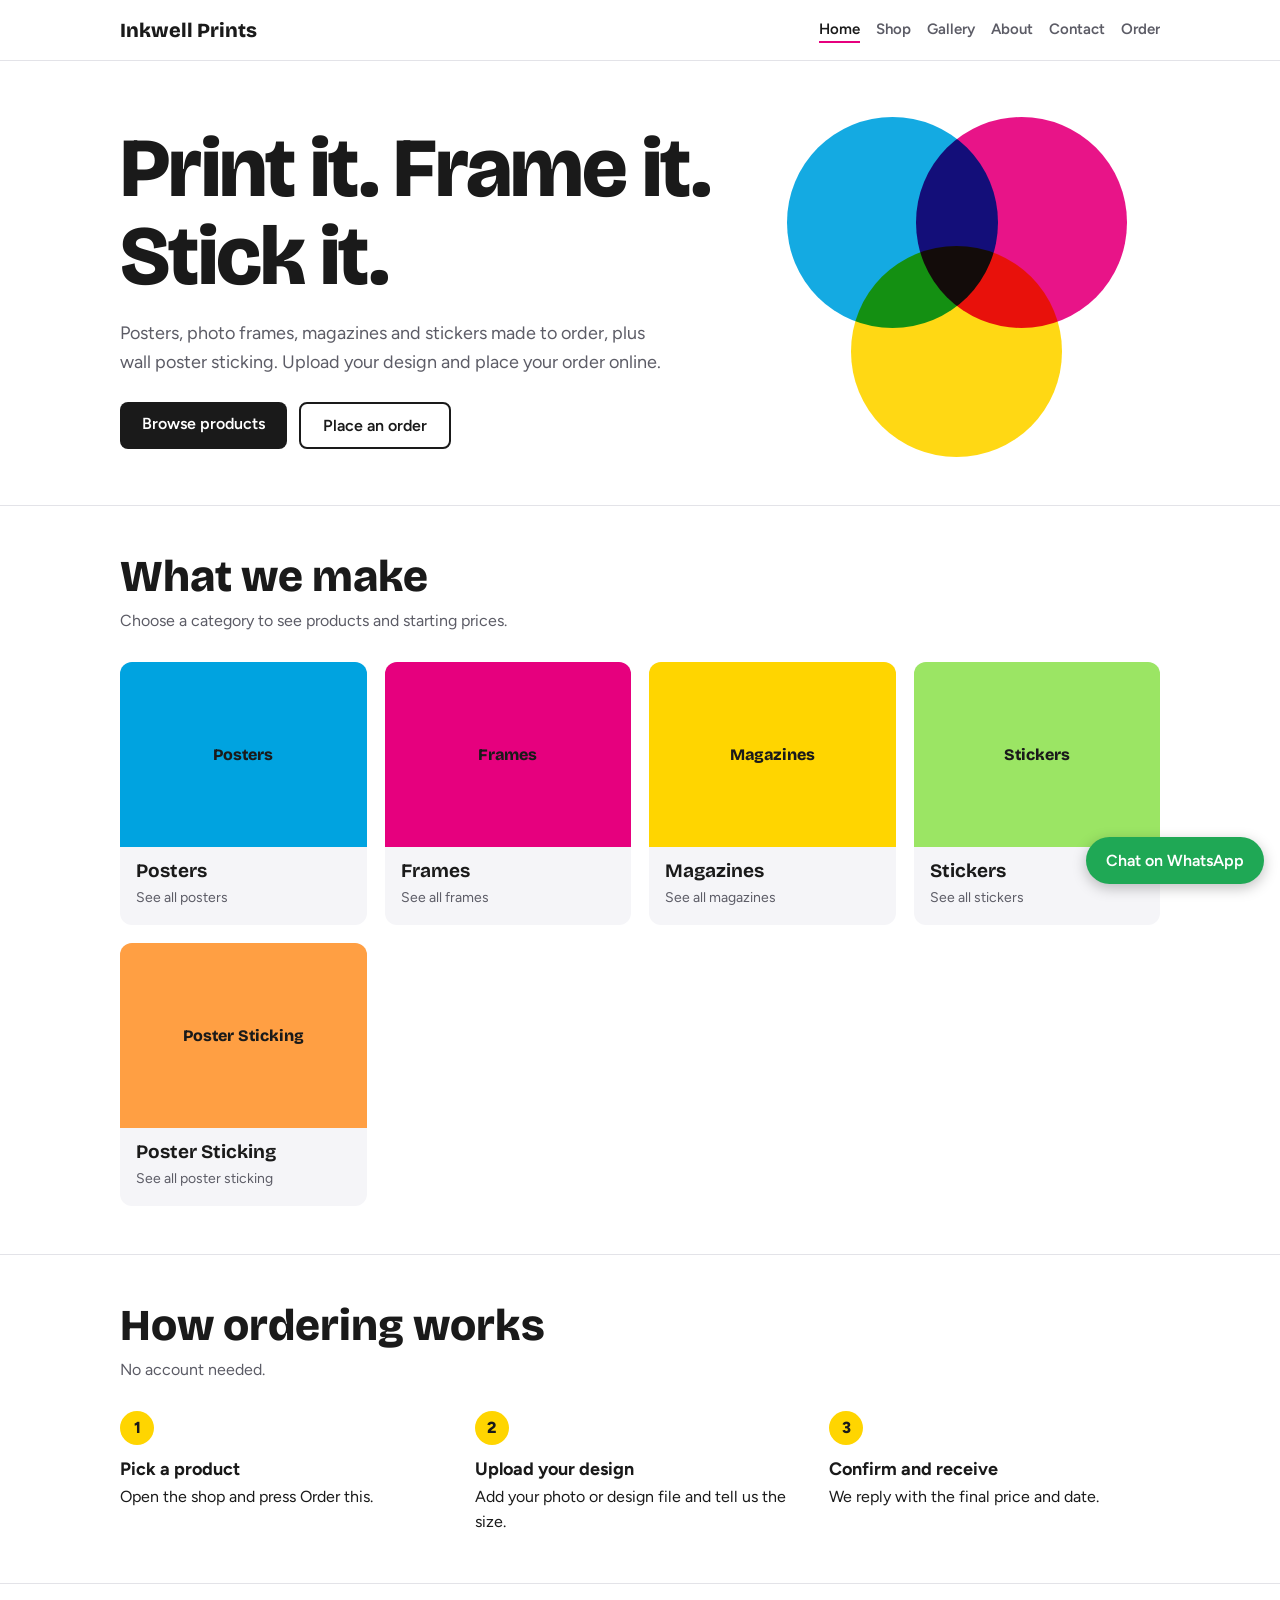
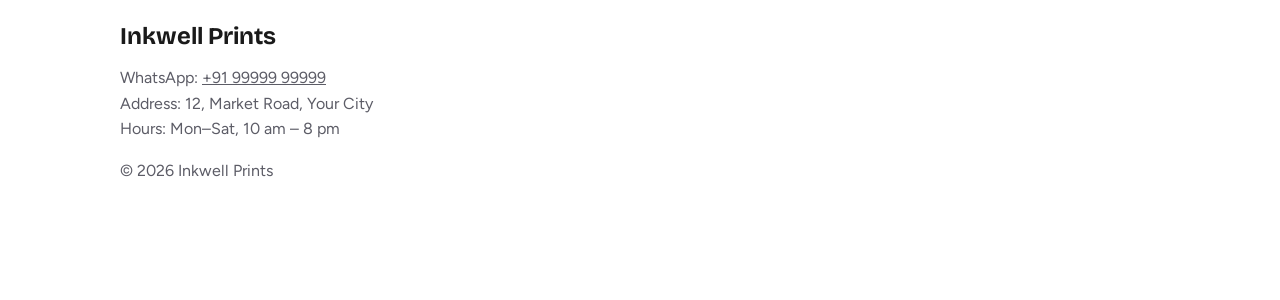
<file: site/index.html>
<!DOCTYPE html><html lang="en"><head><meta charset="utf-8"><meta name="viewport" content="width=device-width, initial-scale=1, viewport-fit=cover"><title>Home – Inkwell Prints</title><link href="https://fonts.googleapis.com/css2?family=Bricolage+Grotesque:wght@500;800&family=Figtree:wght@400;600&display=swap" rel="stylesheet"><link rel="stylesheet" href="css/style.css"></head><body data-page="home"><div id="hd"></div><main><div class="hero"><div class="wrap"><div><h1>Print it. Frame it. Stick it.</h1><p>Posters, photo frames, magazines and stickers made to order, plus wall poster sticking. Upload your design and place your order online.</p><div class="cta"><a class="btn" href="shop.html">Browse products</a><a class="btn ghost" href="order.html">Place an order</a></div></div><div class="reg" aria-hidden="true"><i></i><i></i><i></i></div></div></div><section><div class="wrap"><h2>What we make</h2><p class="sub">Choose a category to see products and starting prices.</p><div class="grid" id="cats"></div></div></section><section><div class="wrap"><h2>How ordering works</h2><p class="sub">No account needed.</p><ol class="steps"><li><b>Pick a product</b>Open the shop and press Order this.</li><li><b>Upload your design</b>Add your photo or design file and tell us the size.</li><li><b>Confirm and receive</b>We reply with the final price and date.</li></ol></div></section></main><div id="ft"></div><script src="js/app.js"></script></body></html>
</file>
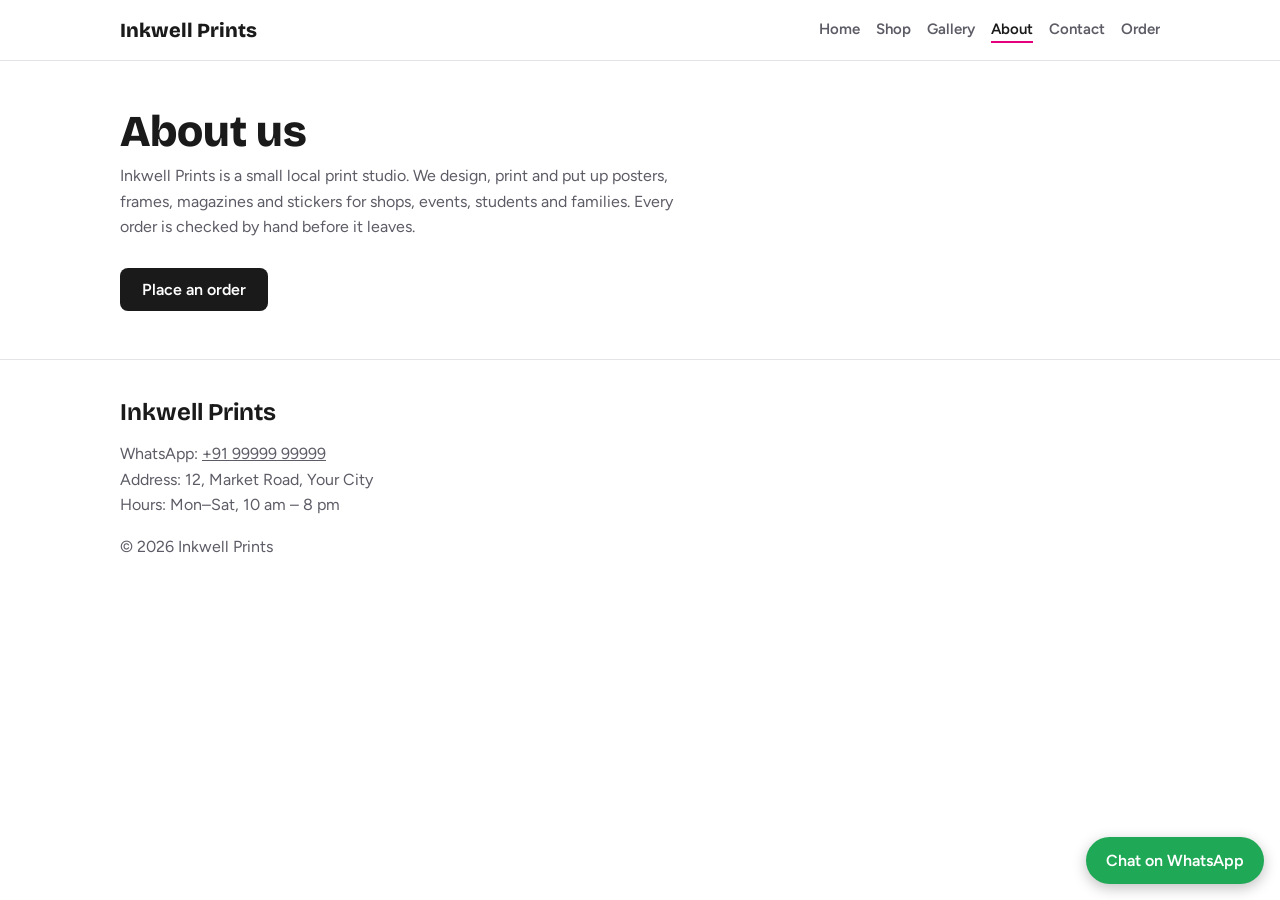
<file: site/about.html>
<!DOCTYPE html><html lang="en"><head><meta charset="utf-8"><meta name="viewport" content="width=device-width, initial-scale=1, viewport-fit=cover"><title>About – Inkwell Prints</title><link href="https://fonts.googleapis.com/css2?family=Bricolage+Grotesque:wght@500;800&family=Figtree:wght@400;600&display=swap" rel="stylesheet"><link rel="stylesheet" href="css/style.css"></head><body data-page="about"><div id="hd"></div><main class="page"><div class="wrap"><h2>About us</h2><p class="sub">Inkwell Prints is a small local print studio. We design, print and put up posters, frames, magazines and stickers for shops, events, students and families. Every order is checked by hand before it leaves.</p><a class="btn" href="order.html">Place an order</a></div></main><div id="ft"></div><script src="js/app.js"></script></body></html>
</file>
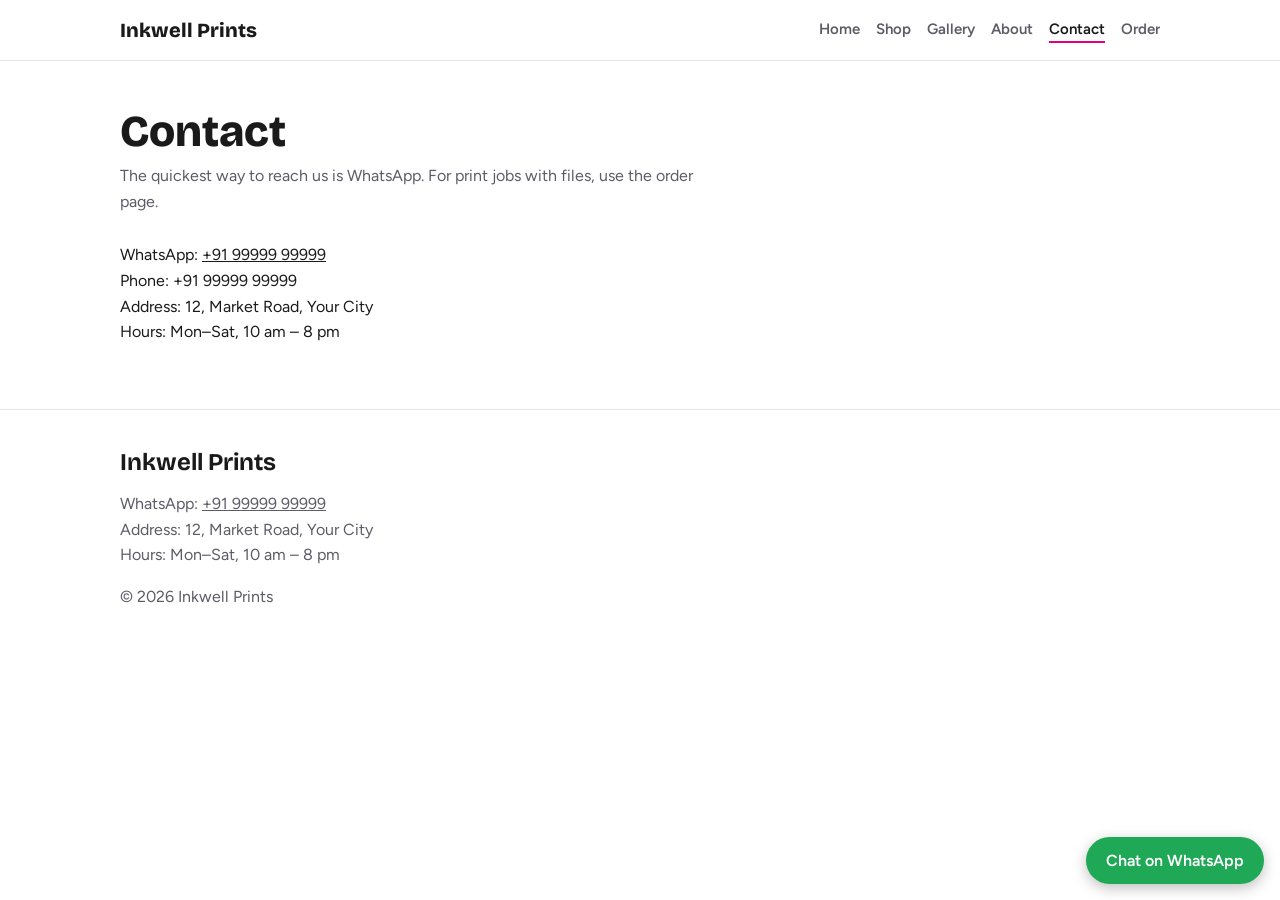
<file: site/contact.html>
<!DOCTYPE html><html lang="en"><head><meta charset="utf-8"><meta name="viewport" content="width=device-width, initial-scale=1, viewport-fit=cover"><title>Contact – Inkwell Prints</title><link href="https://fonts.googleapis.com/css2?family=Bricolage+Grotesque:wght@500;800&family=Figtree:wght@400;600&display=swap" rel="stylesheet"><link rel="stylesheet" href="css/style.css"></head><body data-page="contact"><div id="hd"></div><main class="page"><div class="wrap"><h2>Contact</h2><p class="sub">The quickest way to reach us is WhatsApp. For print jobs with files, use the order page.</p><p>WhatsApp: <a href="https://wa.me/919999999999">+91 99999 99999</a><br>Phone: +91 99999 99999<br>Address: 12, Market Road, Your City<br>Hours: Mon–Sat, 10 am – 8 pm</p></div></main><div id="ft"></div><script src="js/app.js"></script></body></html>
</file>
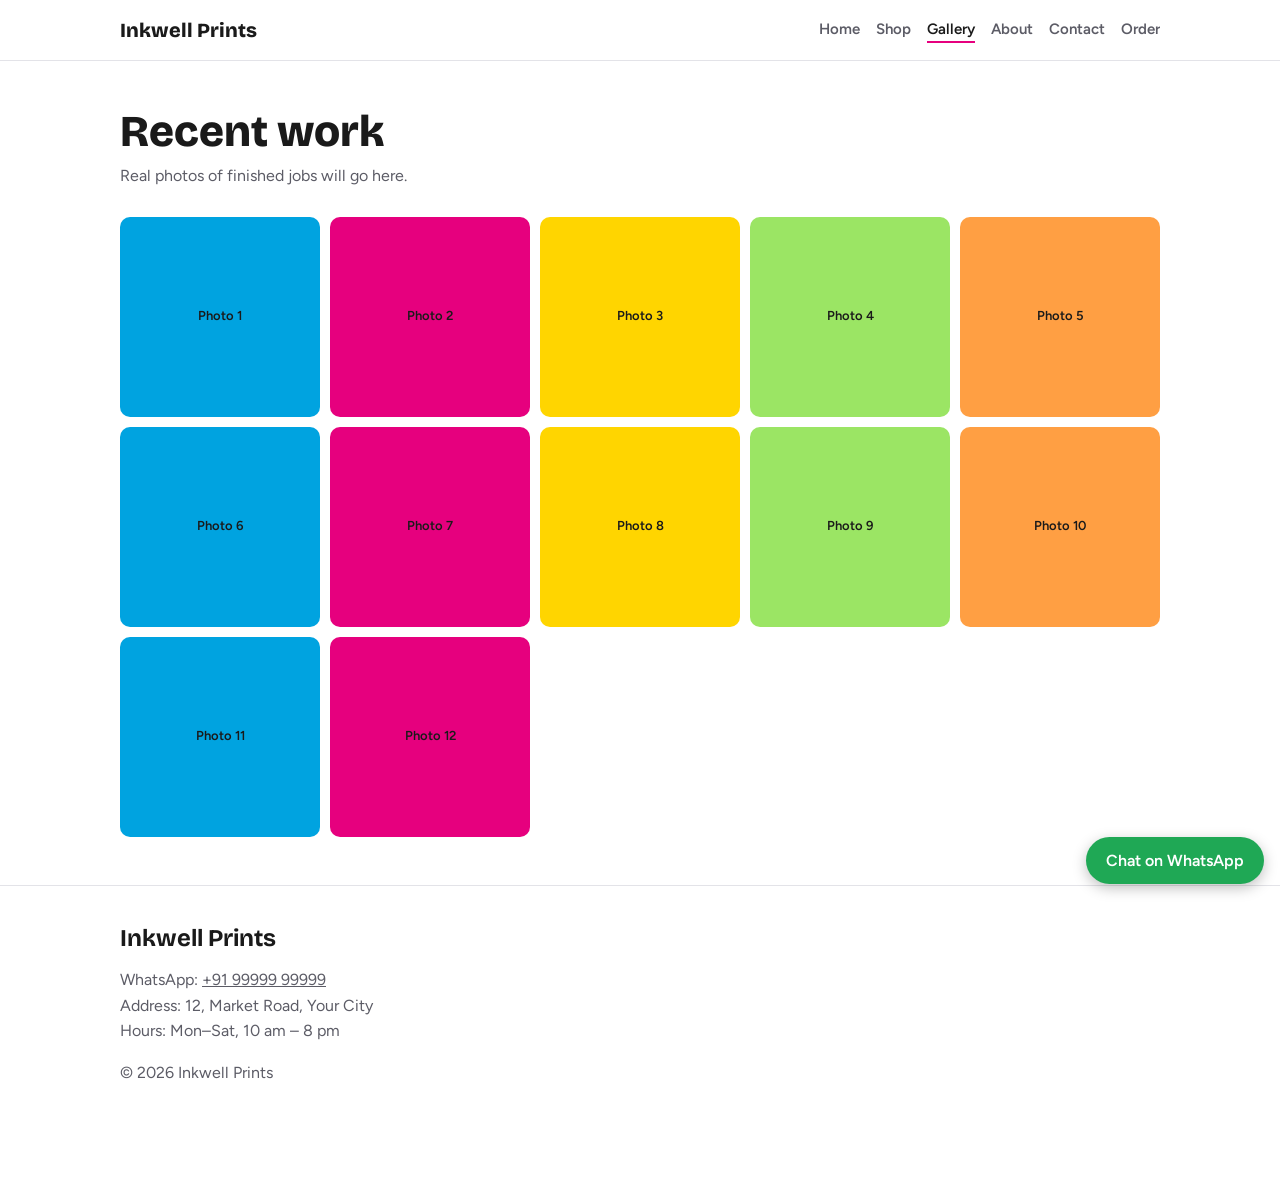
<file: site/gallery.html>
<!DOCTYPE html><html lang="en"><head><meta charset="utf-8"><meta name="viewport" content="width=device-width, initial-scale=1, viewport-fit=cover"><title>Gallery – Inkwell Prints</title><link href="https://fonts.googleapis.com/css2?family=Bricolage+Grotesque:wght@500;800&family=Figtree:wght@400;600&display=swap" rel="stylesheet"><link rel="stylesheet" href="css/style.css"></head><body data-page="gallery"><div id="hd"></div><main class="page"><div class="wrap"><h2>Recent work</h2><p class="sub">Real photos of finished jobs will go here.</p><div class="gal" id="gal"></div></div></main><div id="ft"></div><script src="js/app.js"></script></body></html>
</file>
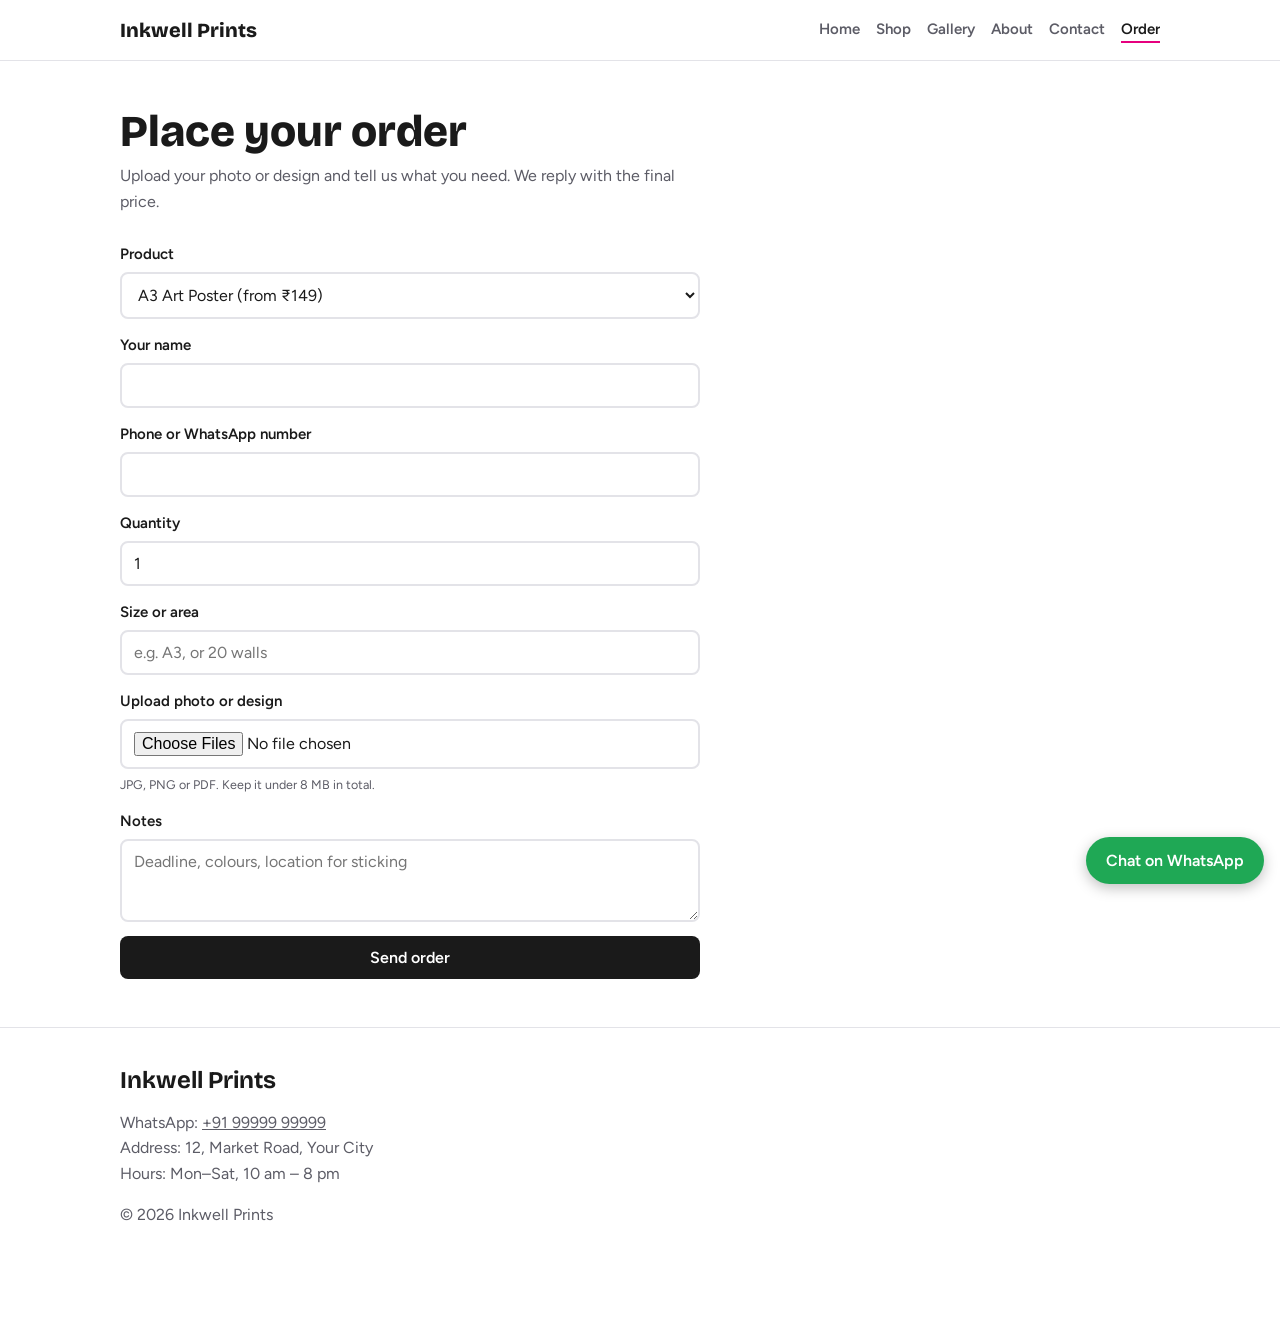
<file: site/order.html>
<!DOCTYPE html><html lang="en"><head><meta charset="utf-8"><meta name="viewport" content="width=device-width, initial-scale=1, viewport-fit=cover"><title>Order – Inkwell Prints</title><link href="https://fonts.googleapis.com/css2?family=Bricolage+Grotesque:wght@500;800&family=Figtree:wght@400;600&display=swap" rel="stylesheet"><link rel="stylesheet" href="css/style.css"></head><body data-page="order"><div id="hd"></div><main class="page"><div class="wrap"><h2>Place your order</h2><p class="sub">Upload your photo or design and tell us what you need. We reply with the final price.</p><form name="order" method="POST" action="thanks.html" enctype="multipart/form-data" data-netlify="true" netlify-honeypot="bot-field"><input type="hidden" name="form-name" value="order"><p hidden><label>Do not fill this<input name="bot-field"></label></p><label>Product<select name="product" id="prod"></select></label><label>Your name<input name="name" required autocomplete="name"></label><label>Phone or WhatsApp number<input name="phone" type="tel" required autocomplete="tel"></label><label>Quantity<input name="qty" inputmode="numeric" value="1"></label><label>Size or area<input name="size" placeholder="e.g. A3, or 20 walls"></label><label>Upload photo or design<input name="file" type="file" accept="image/*,.pdf" multiple><small>JPG, PNG or PDF. Keep it under 8 MB in total.</small></label><label>Notes<textarea name="notes" rows="3" placeholder="Deadline, colours, location for sticking"></textarea></label><button class="btn" type="submit">Send order</button></form></div></main><div id="ft"></div><script src="js/app.js"></script></body></html>
</file>
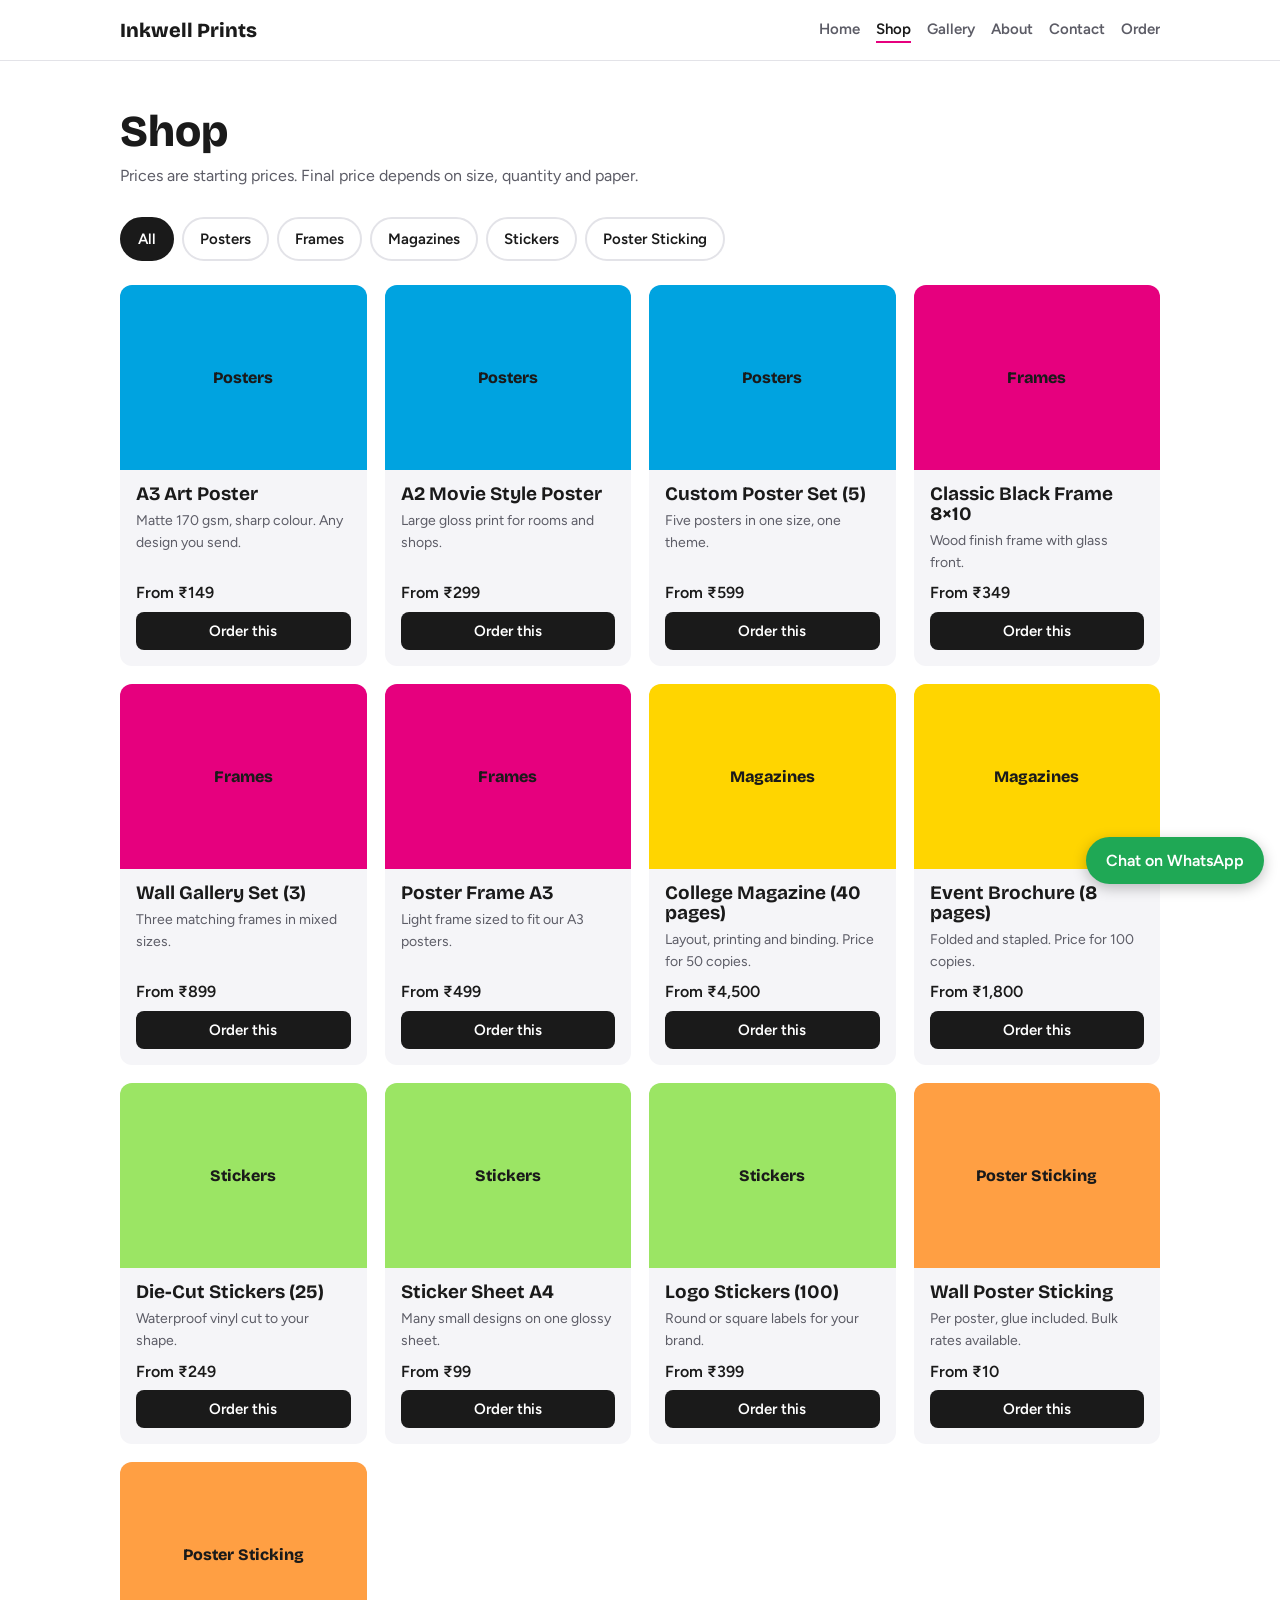
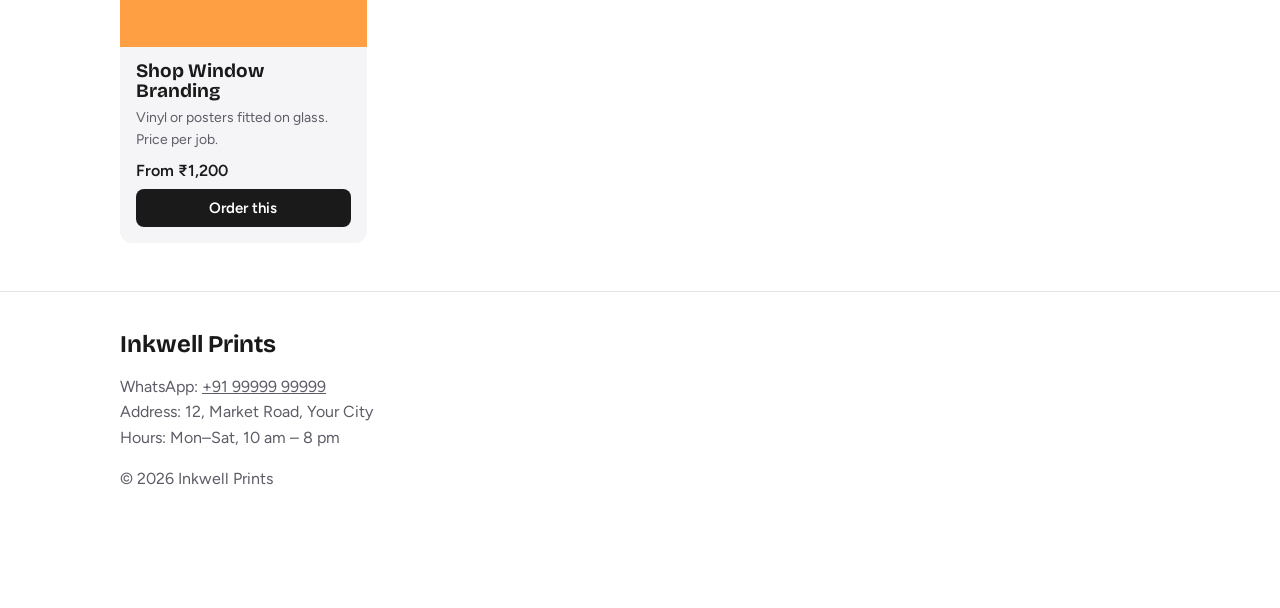
<file: site/shop.html>
<!DOCTYPE html><html lang="en"><head><meta charset="utf-8"><meta name="viewport" content="width=device-width, initial-scale=1, viewport-fit=cover"><title>Shop – Inkwell Prints</title><link href="https://fonts.googleapis.com/css2?family=Bricolage+Grotesque:wght@500;800&family=Figtree:wght@400;600&display=swap" rel="stylesheet"><link rel="stylesheet" href="css/style.css"></head><body data-page="shop"><div id="hd"></div><main class="page"><div class="wrap"><h2>Shop</h2><p class="sub">Prices are starting prices. Final price depends on size, quantity and paper.</p><div class="tabs" id="tabs"></div><div class="grid" id="grid"></div></div></main><div id="ft"></div><script src="js/app.js"></script></body></html>
</file>
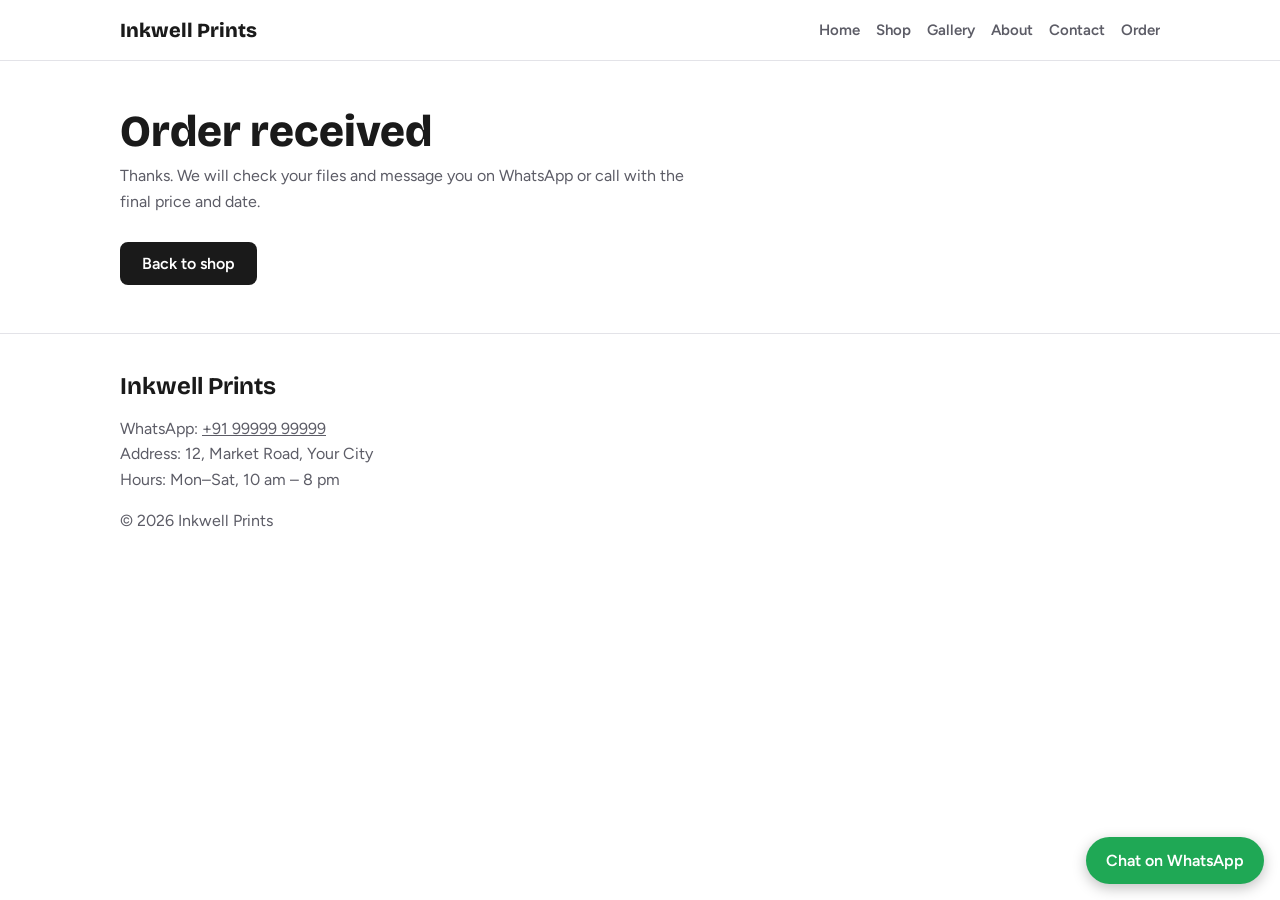
<file: site/thanks.html>
<!DOCTYPE html><html lang="en"><head><meta charset="utf-8"><meta name="viewport" content="width=device-width, initial-scale=1, viewport-fit=cover"><title>Thank you – Inkwell Prints</title><link href="https://fonts.googleapis.com/css2?family=Bricolage+Grotesque:wght@500;800&family=Figtree:wght@400;600&display=swap" rel="stylesheet"><link rel="stylesheet" href="css/style.css"></head><body data-page="thanks"><div id="hd"></div><main class="page"><div class="wrap"><h2>Order received</h2><p class="sub">Thanks. We will check your files and message you on WhatsApp or call with the final price and date.</p><a class="btn" href="shop.html">Back to shop</a></div></main><div id="ft"></div><script src="js/app.js"></script></body></html>
</file>
<file: site/css/style.css>
:root{--bg:#fff;--fg:#1a1a1a;--mut:#5c5c66;--line:#e3e3e8;--card:#f5f5f8;--c:#00a3e0;--m:#e6007e;--y:#ffd500;box-sizing:border-box}
@media (prefers-color-scheme:dark){:root{--bg:#141418;--fg:#f2f2f5;--mut:#a4a4b0;--line:#2c2c34;--card:#1d1d23}}
*{box-sizing:border-box}html{scroll-behavior:smooth}
body{margin:0;background:var(--bg);color:var(--fg);font:400 16px/1.6 Figtree,system-ui,sans-serif}
h1,h2,h3{font-family:'Bricolage Grotesque',Impact,sans-serif;line-height:1.05;margin:0}
a{color:inherit}.wrap{max-width:1080px;margin:0 auto;padding:0 20px}
header{position:sticky;top:0;z-index:5;background:var(--bg);border-bottom:1px solid var(--line);padding-top:env(safe-area-inset-top,0px)}
header .wrap{display:flex;align-items:center;justify-content:space-between;height:60px;gap:12px}
.logo{font:800 20px 'Bricolage Grotesque',sans-serif;text-decoration:none;white-space:nowrap}
nav{display:flex;gap:16px;overflow-x:auto;white-space:nowrap}
nav a{text-decoration:none;font-weight:600;font-size:15px;color:var(--mut)}
nav a:hover,nav a.on{color:var(--fg)}nav a.on{border-bottom:2px solid var(--m)}
.btn{display:inline-block;background:var(--fg);color:var(--bg);padding:12px 22px;border-radius:8px;font:600 16px Figtree,sans-serif;text-decoration:none;border:0;cursor:pointer;text-align:center}
.btn.wa{background:#1fa855;color:#fff}.btn.ghost{background:none;color:var(--fg);border:2px solid var(--fg)}
:focus-visible{outline:3px solid var(--m);outline-offset:2px}
.hero{padding:56px 0 48px}.hero .wrap{display:grid;grid-template-columns:1.2fr .8fr;gap:24px;align-items:center}
.hero h1{font-size:clamp(40px,8vw,84px);font-weight:800;letter-spacing:-.02em}
.hero p{max-width:46ch;color:var(--mut);font-size:18px;margin:18px 0 26px}
.cta{display:flex;gap:12px;flex-wrap:wrap}
.reg{position:relative;aspect-ratio:1;max-width:340px;width:100%;justify-self:center}
.reg i{position:absolute;width:62%;aspect-ratio:1;border-radius:50%;mix-blend-mode:multiply;opacity:.92}
.reg i:nth-child(1){background:var(--c);left:0;top:0}.reg i:nth-child(2){background:var(--m);right:0;top:0}.reg i:nth-child(3){background:var(--y);left:19%;bottom:0}
@media (prefers-color-scheme:dark){.reg i{mix-blend-mode:screen;opacity:.8}}
section,.page{padding:48px 0;border-top:1px solid var(--line)}.page{border:0}
h2{font-size:clamp(30px,5vw,44px);font-weight:800;margin-bottom:8px}
.sub{color:var(--mut);margin:0 0 28px;max-width:58ch}
.tabs{display:flex;gap:8px;flex-wrap:wrap;margin-bottom:24px}
.tabs a{border:2px solid var(--line);padding:8px 16px;border-radius:99px;font-weight:600;font-size:15px;text-decoration:none}
.tabs a.on{background:var(--fg);color:var(--bg);border-color:var(--fg)}
.grid{display:grid;grid-template-columns:repeat(auto-fill,minmax(230px,1fr));gap:18px}
.card{background:var(--card);border-radius:12px;overflow:hidden;display:flex;flex-direction:column;text-decoration:none}
.ph{aspect-ratio:4/3;display:grid;place-items:center;font:800 16px 'Bricolage Grotesque',sans-serif;color:#1a1a1a;text-align:center;padding:10px}
.card .b{padding:14px 16px 16px;display:flex;flex-direction:column;gap:6px;flex:1}
.card h3{font-size:19px}.card p{margin:0;color:var(--mut);font-size:14px;flex:1}.price{font-weight:600}
.card .btn{padding:10px;font-size:15px}
.steps{display:grid;grid-template-columns:repeat(auto-fit,minmax(220px,1fr));gap:24px;counter-reset:s;padding:0;list-style:none;margin:0}
.steps li{counter-increment:s}
.steps li:before{content:counter(s);display:inline-grid;place-items:center;width:34px;height:34px;border-radius:50%;background:var(--y);color:#1a1a1a;font-weight:800;margin-bottom:10px}
.steps b{display:block;font-size:18px}
.gal{display:grid;grid-template-columns:repeat(auto-fill,minmax(170px,1fr));gap:10px}
.gal div{aspect-ratio:1;border-radius:10px;display:grid;place-items:center;font-size:13px;font-weight:600;color:#1a1a1a}
form{display:grid;gap:14px;max-width:580px}label{font-weight:600;font-size:15px;display:grid;gap:6px}
label small{font-weight:400;color:var(--mut)}
input,select,textarea{font:400 16px Figtree,sans-serif;padding:11px 12px;border:2px solid var(--line);border-radius:8px;background:var(--bg);color:var(--fg);width:100%}
footer{padding:40px 0 100px;border-top:1px solid var(--line);color:var(--mut)}
footer h3{color:var(--fg);font-size:24px;margin-bottom:8px}
.fab{position:fixed;right:16px;bottom:calc(16px + env(safe-area-inset-bottom,0px));z-index:6;border-radius:99px;padding:14px 20px;box-shadow:0 4px 14px rgba(0,0,0,.25)}
@media (max-width:760px){.hero .wrap{grid-template-columns:1fr}.reg{max-width:220px;order:-1;justify-self:start}}
@media (prefers-reduced-motion:reduce){html{scroll-behavior:auto}}
</file>
